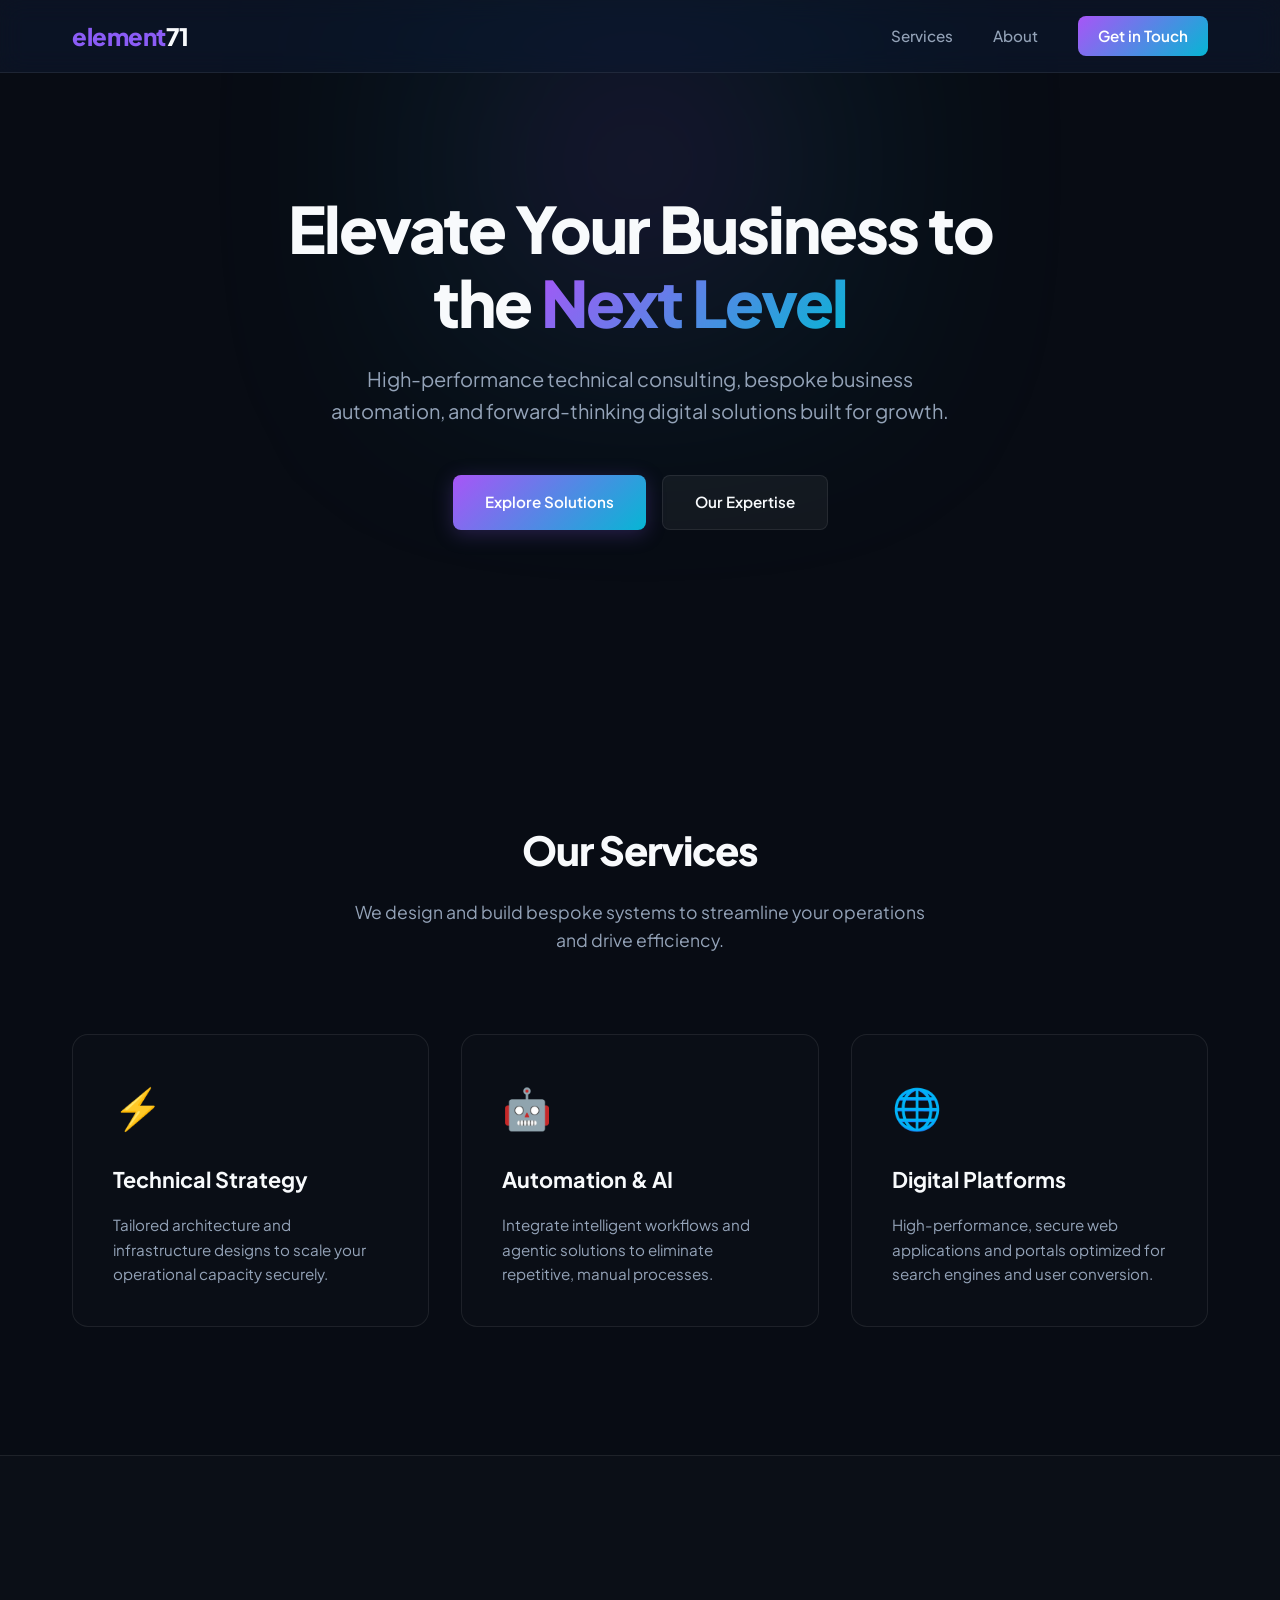
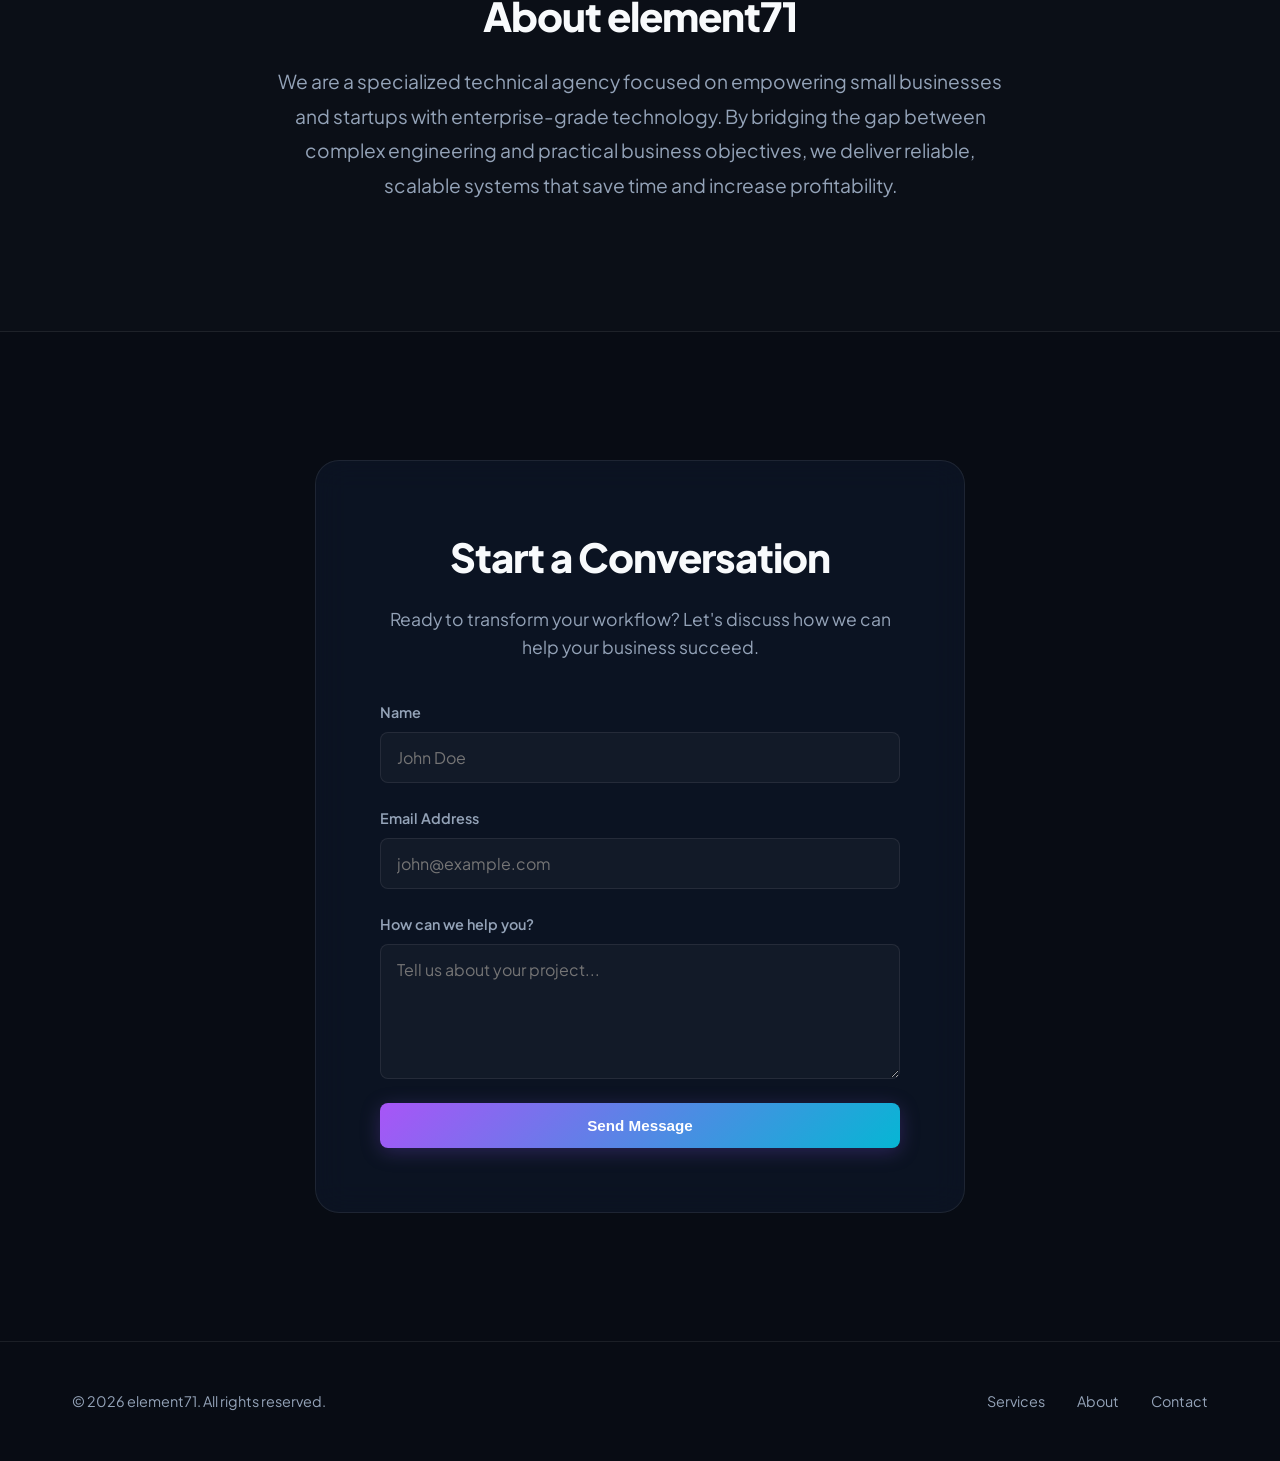
<file: index.html>
<!DOCTYPE html>
<html lang="en">
<head>
    <meta charset="UTF-8">
    <meta name="viewport" content="width=device-width, initial-scale=1.0">
    <title>element71 | Premium Consulting & Services</title>
    <meta name="description" content="element71 delivers high-performance solutions, technical consulting, and strategic advisory for modern businesses.">
    <!-- Google Fonts -->
    <link rel="preconnect" href="https://fonts.googleapis.com">
    <link rel="preconnect" href="https://fonts.gstatic.com" crossorigin>
    <link href="https://fonts.googleapis.com/css2?family=Plus+Jakarta+Sans:wght@300;400;500;600;700;800&display=swap" rel="stylesheet">
    <!-- Main Stylesheet -->
    <link rel="stylesheet" href="styles.css">
</head>
<body>

    <!-- Header / Navigation -->
    <header class="glass-header">
        <div class="container header-container">
            <a href="#" class="logo" id="nav-logo">
                <span class="logo-accent">element</span>71
            </a>
            <nav class="nav-menu" id="nav-menu">
                <a href="#services" class="nav-link" id="link-services">Services</a>
                <a href="#about" class="nav-link" id="link-about">About</a>
                <a href="#contact" class="nav-link nav-cta" id="link-contact">Get in Touch</a>
            </nav>
        </div>
    </header>

    <main>
        <!-- Hero Section -->
        <section class="hero-section">
            <div class="hero-glow"></div>
            <div class="container hero-container">
                <div class="hero-content">
                    <h1 class="hero-title">Elevate Your Business to the <span class="text-gradient">Next Level</span></h1>
                    <p class="hero-subtitle">High-performance technical consulting, bespoke business automation, and forward-thinking digital solutions built for growth.</p>
                    <div class="hero-actions">
                        <a href="#contact" class="btn btn-primary" id="btn-hero-cta">Explore Solutions</a>
                        <a href="#services" class="btn btn-secondary" id="btn-hero-learn">Our Expertise</a>
                    </div>
                </div>
            </div>
        </section>

        <!-- Services Section -->
        <section id="services" class="services-section">
            <div class="container">
                <div class="section-header">
                    <h2 class="section-title">Our Services</h2>
                    <p class="section-subtitle">We design and build bespoke systems to streamline your operations and drive efficiency.</p>
                </div>
                
                <div class="services-grid">
                    <!-- Service 1 -->
                    <div class="service-card">
                        <div class="service-icon">⚡</div>
                        <h3 class="service-card-title">Technical Strategy</h3>
                        <p class="service-card-text">Tailored architecture and infrastructure designs to scale your operational capacity securely.</p>
                    </div>
                    <!-- Service 2 -->
                    <div class="service-card">
                        <div class="service-icon">🤖</div>
                        <h3 class="service-card-title">Automation & AI</h3>
                        <p class="service-card-text">Integrate intelligent workflows and agentic solutions to eliminate repetitive, manual processes.</p>
                    </div>
                    <!-- Service 3 -->
                    <div class="service-card">
                        <div class="service-icon">🌐</div>
                        <h3 class="service-card-title">Digital Platforms</h3>
                        <p class="service-card-text">High-performance, secure web applications and portals optimized for search engines and user conversion.</p>
                    </div>
                </div>
            </div>
        </section>

        <!-- About Section -->
        <section id="about" class="about-section">
            <div class="container about-container">
                <div class="about-content">
                    <h2 class="section-title">About element71</h2>
                    <p class="about-text">We are a specialized technical agency focused on empowering small businesses and startups with enterprise-grade technology. By bridging the gap between complex engineering and practical business objectives, we deliver reliable, scalable systems that save time and increase profitability.</p>
                </div>
            </div>
        </section>

        <!-- Contact Section -->
        <section id="contact" class="contact-section">
            <div class="container">
                <div class="contact-card glass-card">
                    <h2 class="section-title text-center">Start a Conversation</h2>
                    <p class="section-subtitle text-center">Ready to transform your workflow? Let's discuss how we can help your business succeed.</p>
                    
                    <form class="contact-form" id="contact-form" action="#" method="POST" onsubmit="event.preventDefault(); alert('Message sent successfully!');">
                        <div class="form-group">
                            <label for="form-name">Name</label>
                            <input type="text" id="form-name" name="name" required placeholder="John Doe">
                        </div>
                        <div class="form-group">
                            <label for="form-email">Email Address</label>
                            <input type="email" id="form-email" name="email" required placeholder="john@example.com">
                        </div>
                        <div class="form-group">
                            <label for="form-message">How can we help you?</label>
                            <textarea id="form-message" name="message" rows="5" required placeholder="Tell us about your project..."></textarea>
                        </div>
                        <button type="submit" class="btn btn-primary btn-block" id="btn-submit-contact">Send Message</button>
                    </form>
                </div>
            </div>
        </section>
    </main>

    <!-- Footer -->
    <footer>
        <div class="container footer-container">
            <p>&copy; 2026 element71. All rights reserved.</p>
            <div class="footer-links">
                <a href="#services">Services</a>
                <a href="#about">About</a>
                <a href="#contact">Contact</a>
            </div>
        </div>
    </footer>

</body>
</html>
</file>
<file: styles.css>
/* ==========================================================================
   Design Tokens & CSS Variables
   ========================================================================== */
:root {
    /* Color Palette */
    --color-bg-base: #080c14;
    --color-bg-surface: #0f172a;
    --color-primary: #8b5cf6; /* Violet */
    --color-secondary: #06b6d4; /* Teal */
    --color-text-primary: #f8fafc;
    --color-text-muted: #94a3b8;
    --color-border: rgba(255, 255, 255, 0.08);
    --color-glass-bg: rgba(15, 23, 42, 0.65);
    
    /* Gradients */
    --grad-primary: linear-gradient(135deg, #a855f7 0%, #06b6d4 100%);
    --grad-primary-hover: linear-gradient(135deg, #c084fc 0%, #22d3ee 100%);
    --grad-card-border: linear-gradient(135deg, rgba(168, 85, 247, 0.3) 0%, rgba(6, 182, 212, 0.1) 100%);

    /* Typography */
    --font-sans: 'Plus Jakarta Sans', -apple-system, BlinkMacSystemFont, "Segoe UI", Roboto, Helvetica, Arial, sans-serif;
    
    /* Layout & Spacing */
    --container-width: 1200px;
    --border-radius-sm: 8px;
    --border-radius-md: 16px;
    --border-radius-lg: 24px;
    --transition-smooth: all 0.3s cubic-bezier(0.4, 0, 0.2, 1);
}

/* ==========================================================================
   Reset & Base Styles
   ========================================================================== */
* {
    box-sizing: border-box;
    margin: 0;
    padding: 0;
}

html {
    scroll-behavior: smooth;
    font-size: 16px;
}

body {
    background-color: var(--color-bg-base);
    color: var(--color-text-primary);
    font-family: var(--font-sans);
    line-height: 1.6;
    overflow-x: hidden;
}

/* Custom Scrollbar */
::-webkit-scrollbar {
    width: 8px;
}
::-webkit-scrollbar-track {
    background: var(--color-bg-base);
}
::-webkit-scrollbar-thumb {
    background: #1e293b;
    border-radius: 4px;
}
::-webkit-scrollbar-thumb:hover {
    background: var(--color-primary);
}

/* ==========================================================================
   Utility Layout Containers
   ========================================================================== */
.container {
    width: 100%;
    max-width: var(--container-width);
    margin: 0 auto;
    padding: 0 2rem;
}

section {
    padding: 8rem 0;
    position: relative;
}

.text-center { text-align: center; }
.text-gradient {
    background: var(--grad-primary);
    -webkit-background-clip: text;
    -webkit-text-fill-color: transparent;
    background-clip: text;
}

/* ==========================================================================
   Buttons
   ========================================================================== */
.btn {
    display: inline-flex;
    align-items: center;
    justify-content: center;
    padding: 0.875rem 2rem;
    font-size: 0.95rem;
    font-weight: 600;
    border-radius: var(--border-radius-sm);
    text-decoration: none;
    cursor: pointer;
    transition: var(--transition-smooth);
    border: none;
}

.btn-primary {
    background: var(--grad-primary);
    color: #fff;
    box-shadow: 0 4px 20px rgba(139, 92, 246, 0.25);
}

.btn-primary:hover {
    background: var(--grad-primary-hover);
    box-shadow: 0 6px 24px rgba(139, 92, 246, 0.4);
    transform: translateY(-2px);
}

.btn-secondary {
    background: rgba(255, 255, 255, 0.05);
    color: var(--color-text-primary);
    border: 1px solid var(--color-border);
}

.btn-secondary:hover {
    background: rgba(255, 255, 255, 0.1);
    border-color: rgba(255, 255, 255, 0.2);
    transform: translateY(-2px);
}

.btn-block {
    display: width;
    width: 100%;
}

/* ==========================================================================
   Header & Navigation
   ========================================================================== */
.glass-header {
    position: fixed;
    top: 0;
    left: 0;
    right: 0;
    z-index: 1000;
    backdrop-filter: blur(12px) saturate(180%);
    -webkit-backdrop-filter: blur(12px) saturate(180%);
    background-color: var(--color-glass-bg);
    border-bottom: 1px solid var(--color-border);
}

.header-container {
    height: 4.5rem;
    display: flex;
    align-items: center;
    justify-content: space-between;
}

.logo {
    font-size: 1.5rem;
    font-weight: 800;
    color: var(--color-text-primary);
    text-decoration: none;
    letter-spacing: -0.5px;
}

.logo-accent {
    color: var(--color-primary);
}

.nav-menu {
    display: flex;
    align-items: center;
    gap: 2.5rem;
}

.nav-link {
    color: var(--color-text-muted);
    text-decoration: none;
    font-weight: 500;
    font-size: 0.95rem;
    transition: var(--transition-smooth);
}

.nav-link:hover {
    color: var(--color-text-primary);
}

.nav-cta {
    padding: 0.5rem 1.25rem;
    border-radius: var(--border-radius-sm);
    background: var(--grad-primary);
    color: #fff;
    font-weight: 600;
}

.nav-cta:hover {
    box-shadow: 0 4px 15px rgba(139, 92, 246, 0.3);
    transform: translateY(-1px);
}

/* ==========================================================================
   Hero Section
   ========================================================================== */
.hero-section {
    padding-top: 12rem;
    padding-bottom: 10rem;
    display: flex;
    align-items: center;
    overflow: hidden;
}

.hero-glow {
    position: absolute;
    top: -20%;
    left: 50%;
    transform: translateX(-50%);
    width: 600px;
    height: 600px;
    background: radial-gradient(circle, rgba(139, 92, 246, 0.15) 0%, rgba(6, 182, 212, 0.05) 50%, transparent 100%);
    filter: blur(80px);
    pointer-events: none;
    z-index: 1;
}

.hero-container {
    position: relative;
    z-index: 2;
}

.hero-content {
    max-width: 800px;
    margin: 0 auto;
    text-align: center;
}

.hero-title {
    font-size: 4rem;
    font-weight: 800;
    line-height: 1.15;
    letter-spacing: -2px;
    margin-bottom: 1.5rem;
}

.hero-subtitle {
    font-size: 1.25rem;
    color: var(--color-text-muted);
    margin-bottom: 3rem;
    max-width: 650px;
    margin-left: auto;
    margin-right: auto;
}

.hero-actions {
    display: flex;
    justify-content: center;
    gap: 1rem;
}

/* ==========================================================================
   Section Headers
   ========================================================================== */
.section-header {
    text-align: center;
    max-width: 600px;
    margin: 0 auto 5rem auto;
}

.section-title {
    font-size: 2.5rem;
    font-weight: 800;
    letter-spacing: -1px;
    margin-bottom: 1rem;
}

.section-subtitle {
    color: var(--color-text-muted);
    font-size: 1.1rem;
}

/* ==========================================================================
   Services Grid
   ========================================================================== */
.services-grid {
    display: grid;
    grid-template-columns: repeat(auto-fit, minmax(300px, 1fr));
    gap: 2rem;
}

.service-card {
    background: rgba(255, 255, 255, 0.01);
    border: 1px solid var(--color-border);
    border-radius: var(--border-radius-md);
    padding: 2.5rem;
    transition: var(--transition-smooth);
    position: relative;
    overflow: hidden;
}

.service-card::before {
    content: '';
    position: absolute;
    top: 0;
    left: 0;
    right: 0;
    height: 4px;
    background: var(--grad-primary);
    opacity: 0;
    transition: var(--transition-smooth);
}

.service-card:hover {
    transform: translateY(-5px);
    background: rgba(255, 255, 255, 0.02);
    border-color: rgba(139, 92, 246, 0.3);
    box-shadow: 0 10px 30px rgba(0, 0, 0, 0.2);
}

.service-card:hover::before {
    opacity: 1;
}

.service-icon {
    font-size: 2.5rem;
    margin-bottom: 1.5rem;
    display: inline-block;
}

.service-card-title {
    font-size: 1.35rem;
    font-weight: 700;
    margin-bottom: 1rem;
}

.service-card-text {
    color: var(--color-text-muted);
    font-size: 0.95rem;
}

/* ==========================================================================
   About Section
   ========================================================================== */
.about-section {
    background-color: rgba(255, 255, 255, 0.01);
    border-top: 1px solid var(--color-border);
    border-bottom: 1px solid var(--color-border);
}

.about-container {
    max-width: 800px;
    text-align: center;
}

.about-text {
    font-size: 1.2rem;
    color: var(--color-text-muted);
    line-height: 1.8;
}

/* ==========================================================================
   Contact Section / Glassmorphic Card
   ========================================================================== */
.glass-card {
    backdrop-filter: blur(16px);
    -webkit-backdrop-filter: blur(16px);
    background-color: var(--color-glass-bg);
    border: 1px solid var(--color-border);
    border-radius: var(--border-radius-lg);
    padding: 4rem;
    max-width: 650px;
    margin: 0 auto;
}

.contact-form {
    margin-top: 2.5rem;
    display: flex;
    flex-direction: column;
    gap: 1.5rem;
}

.form-group {
    display: flex;
    flex-direction: column;
    gap: 0.5rem;
}

.form-group label {
    font-size: 0.9rem;
    font-weight: 600;
    color: var(--color-text-muted);
}

.form-group input,
.form-group textarea {
    background: rgba(255, 255, 255, 0.03);
    border: 1px solid var(--color-border);
    border-radius: var(--border-radius-sm);
    padding: 0.875rem 1rem;
    color: var(--color-text-primary);
    font-family: var(--font-sans);
    font-size: 1rem;
    transition: var(--transition-smooth);
}

.form-group input:focus,
.form-group textarea:focus {
    outline: none;
    border-color: var(--color-primary);
    background: rgba(255, 255, 255, 0.06);
    box-shadow: 0 0 0 2px rgba(139, 92, 246, 0.2);
}

/* ==========================================================================
   Footer
   ========================================================================== */
footer {
    border-top: 1px solid var(--color-border);
    padding: 3rem 0;
    font-size: 0.9rem;
    color: var(--color-text-muted);
}

.footer-container {
    display: flex;
    justify-content: space-between;
    align-items: center;
}

.footer-links {
    display: flex;
    gap: 2rem;
}

.footer-links a {
    color: var(--color-text-muted);
    text-decoration: none;
    transition: var(--transition-smooth);
}

.footer-links a:hover {
    color: var(--color-text-primary);
}

/* ==========================================================================
   Responsive Design Media Queries
   ========================================================================== */
@media (max-width: 768px) {
    section {
        padding: 5rem 0;
    }
    
    .hero-title {
        font-size: 2.75rem;
    }
    
    .hero-subtitle {
        font-size: 1.1rem;
    }
    
    .hero-actions {
        flex-direction: column;
        gap: 0.75rem;
    }
    
    .nav-menu {
        display: none; /* simple hidden mobile menu in placeholder state */
    }
    
    .glass-card {
        padding: 2rem;
    }
    
    .footer-container {
        flex-direction: column;
        gap: 1.5rem;
        text-align: center;
    }
}
</file>
